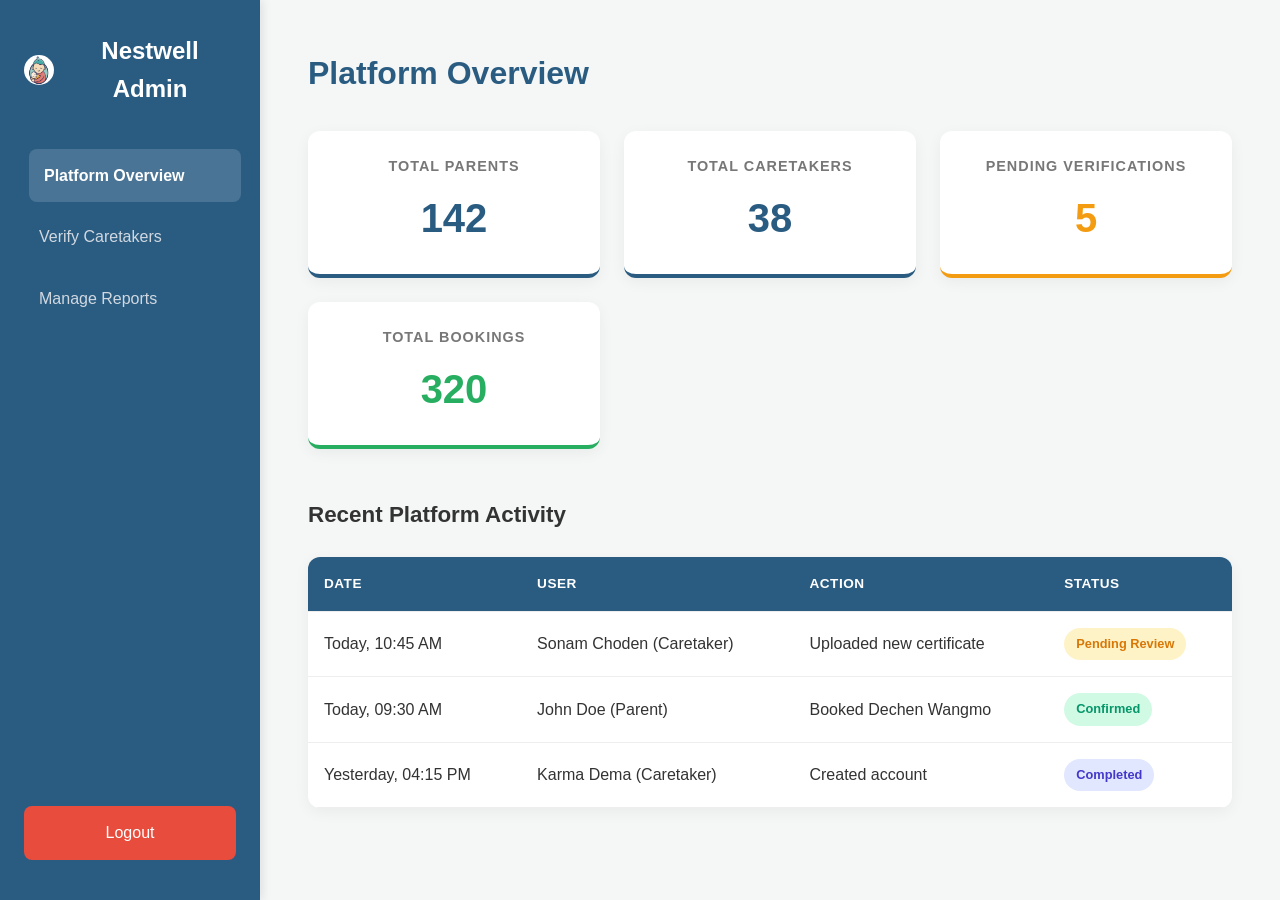
<file: admin/dashboard.html>
<!DOCTYPE html>
<html lang="en">
<head>
    <meta charset="UTF-8">
    <meta name="viewport" content="width=device-width, initial-scale=1.0">
    <title>Admin Dashboard - Nestwell</title>
    <link rel="stylesheet" href="../../css/dashboard.css">
</head>
<body>
    <div class="dashboard-wrapper">
        
        <!-- SIDEBAR -->
        <aside class="sidebar">
            <h2>
                <img src="../../images/logo.jpeg" alt="Logo" style="height:30px; width:30px; border-radius:50%;">
                Nestwell Admin
            </h2>
            <a href="dashboard.html" class="active">Platform Overview</a>
            <a href="verify-users.html">Verify Caretakers</a>
            <a href="mana-reports.html">Manage Reports</a>
            <a href="../../frontened/index.html" class="logout-btn">Logout</a>
        </aside>

        <!-- MAIN CONTENT -->
        <main class="main-content">
            <h1>Platform Overview</h1>
            
            <!-- STATS CARDS -->
            <div class="stats-grid">
                <div class="stat-card">
                    <h3>Total Parents</h3>
                    <div class="number">142</div>
                </div>
                <div class="stat-card">
                    <h3>Total Caretakers</h3>
                    <div class="number">38</div>
                </div>
                <div class="stat-card" style="border-bottom-color: var(--secondary);">
                    <h3>Pending Verifications</h3>
                    <div class="number" style="color: var(--secondary);">5</div>
                </div>
                <div class="stat-card" style="border-bottom-color: var(--success);">
                    <h3>Total Bookings</h3>
                    <div class="number" style="color: var(--success);">320</div>
                </div>
            </div>

            <!-- RECENT ACTIVITY TABLE -->
            <h2>Recent Platform Activity</h2>
            <table class="data-table">
                <thead>
                    <tr>
                        <th>Date</th>
                        <th>User</th>
                        <th>Action</th>
                        <th>Status</th>
                    </tr>
                </thead>
                <tbody>
                    <tr>
                        <td>Today, 10:45 AM</td>
                        <td>Sonam Choden (Caretaker)</td>
                        <td>Uploaded new certificate</td>
                        <td><span class="status-badge status-pending">Pending Review</span></td>
                    </tr>
                    <tr>
                        <td>Today, 09:30 AM</td>
                        <td>John Doe (Parent)</td>
                        <td>Booked Dechen Wangmo</td>
                        <td><span class="status-badge status-accepted">Confirmed</span></td>
                    </tr>
                    <tr>
                        <td>Yesterday, 04:15 PM</td>
                        <td>Karma Dema (Caretaker)</td>
                        <td>Created account</td>
                        <td><span class="status-badge status-completed">Completed</span></td>
                    </tr>
                </tbody>
            </table>
        </main>
    </div>
</body>
</html>
</file>
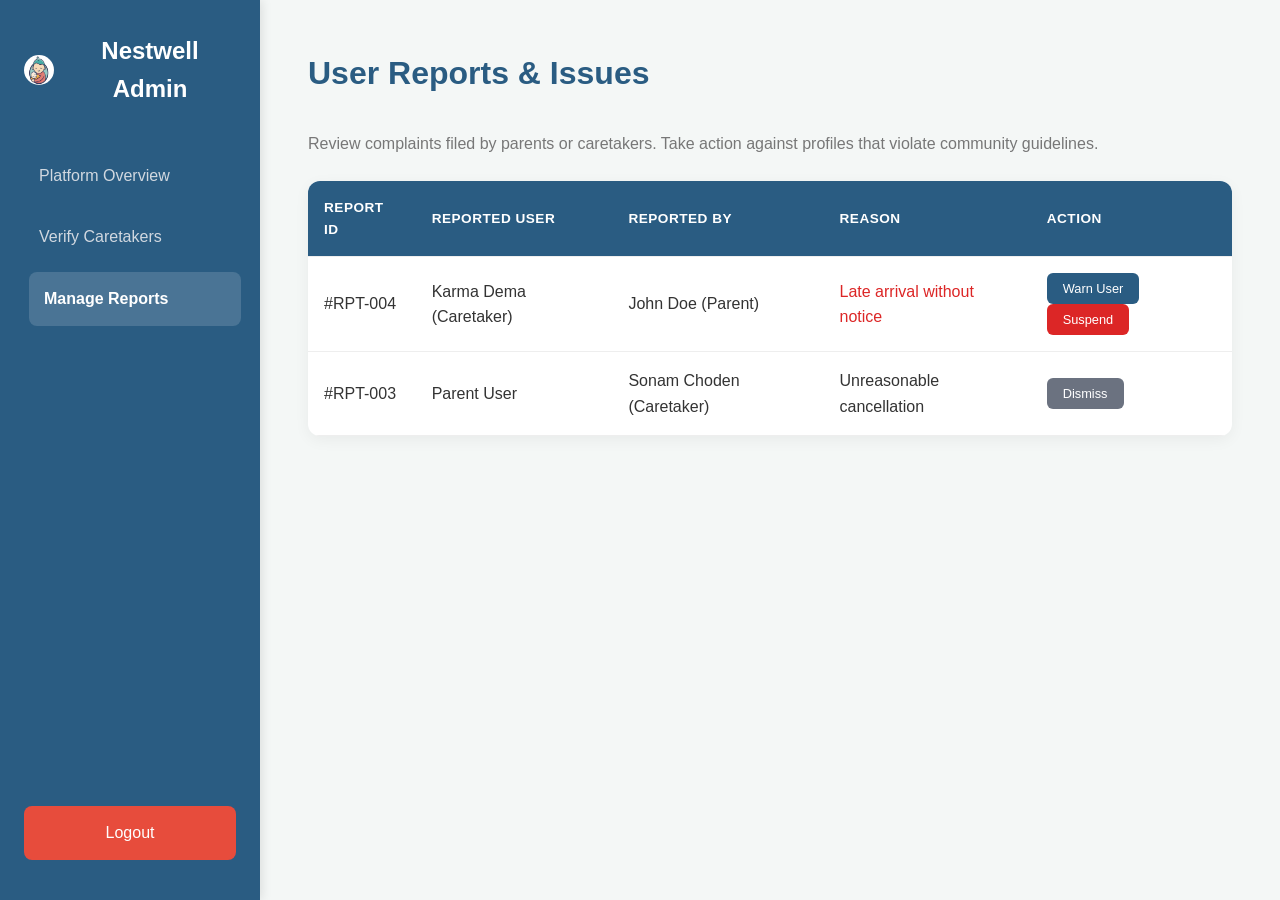
<file: admin/mana-reports.html>
<!DOCTYPE html>
<html lang="en">
<head>
    <meta charset="UTF-8">
    <meta name="viewport" content="width=device-width, initial-scale=1.0">
    <title>Manage Reports - Nestwell Admin</title>
    <link rel="stylesheet" href="../../css/dashboard.css">
</head>
<body>
    <div class="dashboard-wrapper">
        
        <aside class="sidebar">
            <h2>
                <img src="../../images/logo.jpeg" alt="Logo" style="height:30px; width:30px; border-radius:50%;">
                Nestwell Admin
            </h2>
            <a href="dashboard.html">Platform Overview</a>
            <a href="verify-users.html">Verify Caretakers</a>
            <a href="mana-reports.html" class="active">Manage Reports</a>
            <a href="../../frontened/index.html" class="logout-btn">Logout</a>
        </aside>

        <main class="main-content">
            <h1>User Reports & Issues</h1>
            <p style="margin-bottom: 1.5rem; color: var(--text-light);">Review complaints filed by parents or caretakers. Take action against profiles that violate community guidelines.</p>
            
            <table class="data-table">
                <thead>
                    <tr>
                        <th>Report ID</th>
                        <th>Reported User</th>
                        <th>Reported By</th>
                        <th>Reason</th>
                        <th>Action</th>
                    </tr>
                </thead>
                <tbody>
                    <tr>
                        <td>#RPT-004</td>
                        <td>Karma Dema (Caretaker)</td>
                        <td>John Doe (Parent)</td>
                        <td><span style="color: #dc2626; font-weight: 500;">Late arrival without notice</span></td>
                        <td>
                            <button class="book-btn" style="background: var(--primary); font-size: 0.8rem; margin-right: 5px;" onclick="alert('Warning issued to user.')">Warn User</button>
                            <button class="book-btn" style="background: #dc2626; font-size: 0.8rem;" onclick="alert('Account suspended.')">Suspend</button>
                        </td>
                    </tr>
                    <tr>
                        <td>#RPT-003</td>
                        <td>Parent User</td>
                        <td>Sonam Choden (Caretaker)</td>
                        <td><span style="color: var(--text-dark);">Unreasonable cancellation</span></td>
                        <td>
                            <button class="book-btn" style="background: #6b7280; font-size: 0.8rem;" onclick="alert('Report dismissed.')">Dismiss</button>
                        </td>
                    </tr>
                </tbody>
            </table>
        </main>
    </div>
</body>
</html>
</file>
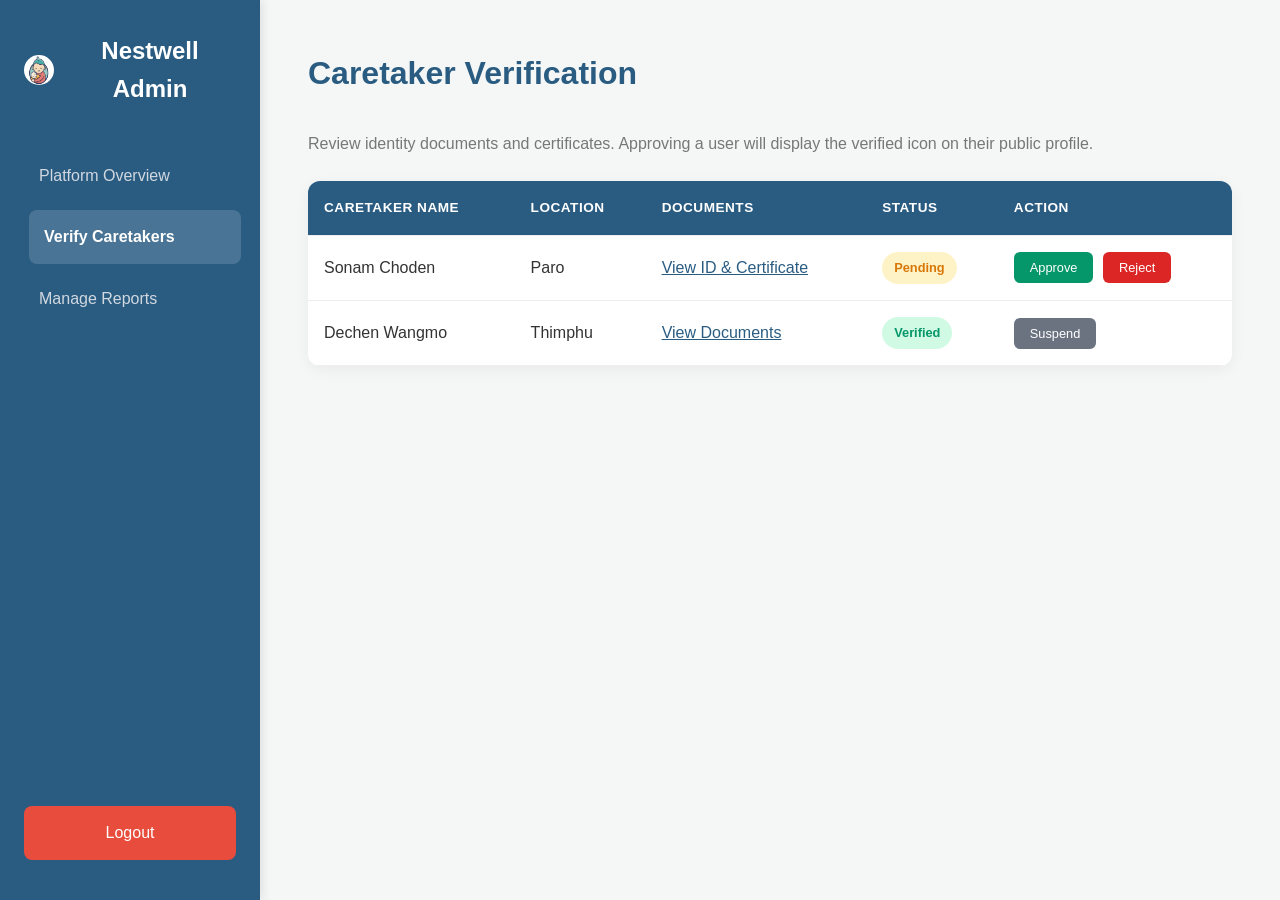
<file: admin/verify-users.html>
<!DOCTYPE html>
<html lang="en">
<head>
    <meta charset="UTF-8">
    <meta name="viewport" content="width=device-width, initial-scale=1.0">
    <title>Verify Caretakers - Nestwell Admin</title>
    <link rel="stylesheet" href="../../css/dashboard.css">
</head>
<body>
    <div class="dashboard-wrapper">
        
        <aside class="sidebar">
            <h2>
                <img src="../../images/logo.jpeg" alt="Logo" style="height:30px; width:30px; border-radius:50%;">
                Nestwell Admin
            </h2>
            <a href="dashboard.html">Platform Overview</a>
            <a href="verify-users.html" class="active">Verify Caretakers</a>
            <a href="mana-reports.html">Manage Reports</a>
            <a href="../../frontened/index.html" class="logout-btn">Logout</a>
        </aside>

        <main class="main-content">
            <h1>Caretaker Verification</h1>
            <p style="margin-bottom: 1.5rem; color: var(--text-light);">Review identity documents and certificates. Approving a user will display the verified icon on their public profile.</p>
            
            <table class="data-table">
                <thead>
                    <tr>
                        <th>Caretaker Name</th>
                        <th>Location</th>
                        <th>Documents</th>
                        <th>Status</th>
                        <th>Action</th>
                    </tr>
                </thead>
                <tbody>
                    <!-- Pending Verification -->
                    <tr>
                        <td>Sonam Choden</td>
                        <td>Paro</td>
                        <td><a href="#" style="color: var(--primary); text-decoration: underline;">View ID & Certificate</a></td>
                        <td><span class="status-badge status-pending">Pending</span></td>
                        <td>
                            <button class="book-btn" style="background: #059669; font-size: 0.8rem; margin-right: 5px;" onclick="alert('Caretaker Approved & Verified!')">Approve</button>
                            <button class="book-btn" style="background: #dc2626; font-size: 0.8rem;" onclick="alert('Verification Rejected.')">Reject</button>
                        </td>
                    </tr>
                    <!-- Already Verified -->
                    <tr>
                        <td>Dechen Wangmo</td>
                        <td>Thimphu</td>
                        <td><a href="#" style="color: var(--primary); text-decoration: underline;">View Documents</a></td>
                        <td><span class="status-badge status-accepted">Verified</span></td>
                        <td>
                            <button class="book-btn" style="background: #6b7280; font-size: 0.8rem;" onclick="alert('Profile Suspended.')">Suspend</button>
                        </td>
                    </tr>
                </tbody>
            </table>
        </main>
    </div>
</body>
</html>
</file>
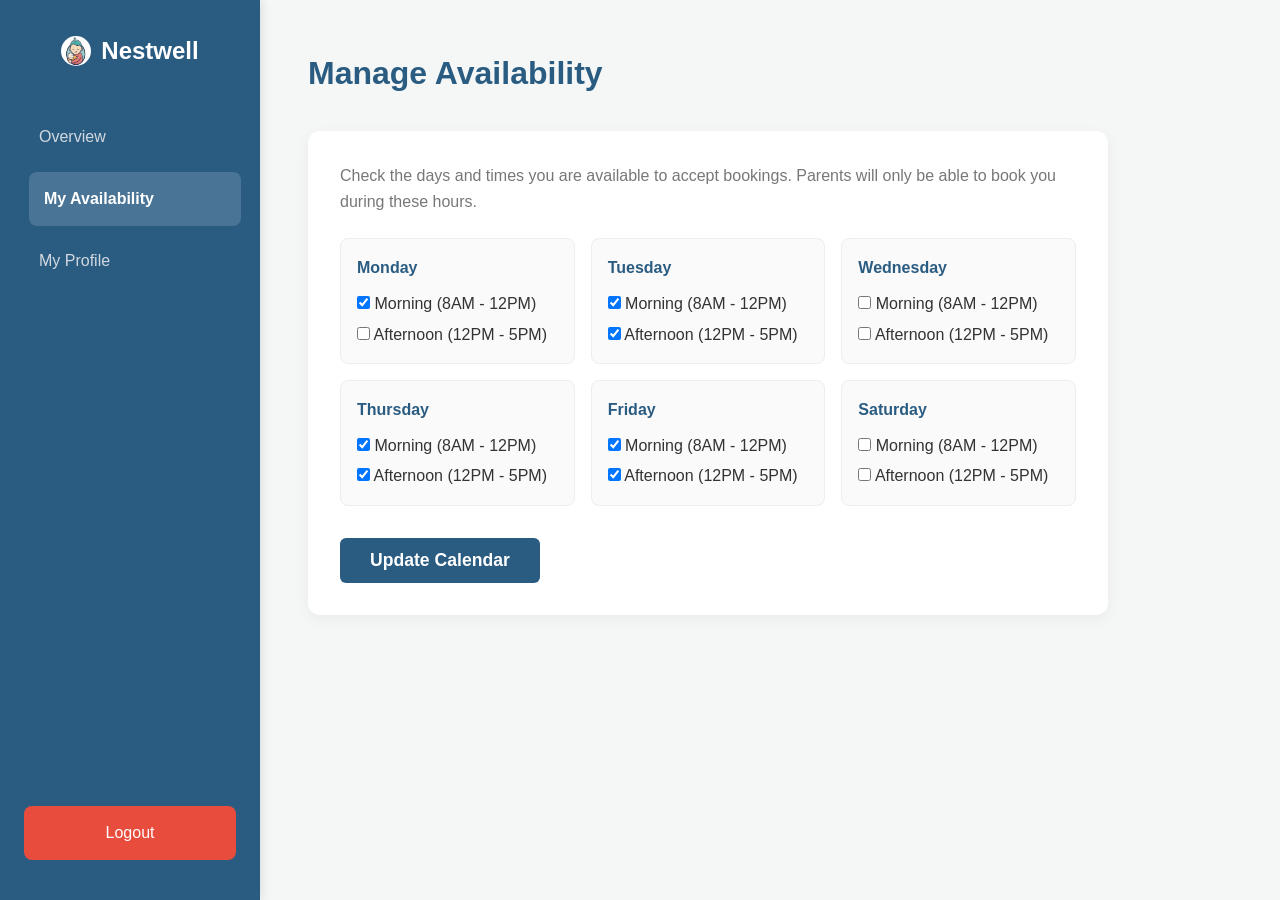
<file: caretaker/availability.html>
<!DOCTYPE html>
<html lang="en">
<head>
    <meta charset="UTF-8">
    <meta name="viewport" content="width=device-width, initial-scale=1.0">
    <title>My Availability - Nestwell</title>
    <link rel="stylesheet" href="../../css/dashboard.css">
</head>
<body>
    <div class="dashboard-wrapper">
        
        <aside class="sidebar">
            <h2>
                <img src="../../images/logo.jpeg" alt="Logo" style="height:30px; width:30px; border-radius:50%;">
                Nestwell
            </h2>
            <a href="dashboard.html">Overview</a>
            <a href="availability.html" class="active">My Availability</a>
            <a href="profile.html">My Profile</a>
            <a href="../../frontened/index.html" class="logout-btn">Logout</a>
        </aside>

        <main class="main-content">
            <h1>Manage Availability</h1>
            
            <div style="background: white; padding: 2rem; border-radius: var(--border-radius); box-shadow: var(--shadow); max-width: 800px;">
                <p style="margin-bottom: 1.5rem; color: var(--text-light);">Check the days and times you are available to accept bookings. Parents will only be able to book you during these hours.</p>
                
                <form onsubmit="event.preventDefault(); alert('Availability updated successfully!');">
                    <div style="display: grid; grid-template-columns: repeat(auto-fit, minmax(200px, 1fr)); gap: 1rem;">
                        
                        <!-- Monday -->
                        <div style="border: 1px solid #eee; padding: 1rem; border-radius: 8px; background: #fafafa;">
                            <label style="font-weight: bold; display: block; margin-bottom: 10px; color: var(--primary);">Monday</label>
                            <label style="display:block; margin-bottom:5px;"><input type="checkbox" checked> Morning (8AM - 12PM)</label>
                            <label style="display:block;"><input type="checkbox"> Afternoon (12PM - 5PM)</label>
                        </div>
                        
                        <!-- Tuesday -->
                        <div style="border: 1px solid #eee; padding: 1rem; border-radius: 8px; background: #fafafa;">
                            <label style="font-weight: bold; display: block; margin-bottom: 10px; color: var(--primary);">Tuesday</label>
                            <label style="display:block; margin-bottom:5px;"><input type="checkbox" checked> Morning (8AM - 12PM)</label>
                            <label style="display:block;"><input type="checkbox" checked> Afternoon (12PM - 5PM)</label>
                        </div>
                        
                        <!-- Wednesday -->
                        <div style="border: 1px solid #eee; padding: 1rem; border-radius: 8px; background: #fafafa;">
                            <label style="font-weight: bold; display: block; margin-bottom: 10px; color: var(--primary);">Wednesday</label>
                            <label style="display:block; margin-bottom:5px;"><input type="checkbox"> Morning (8AM - 12PM)</label>
                            <label style="display:block;"><input type="checkbox"> Afternoon (12PM - 5PM)</label>
                        </div>
                        
                        <!-- Thursday -->
                        <div style="border: 1px solid #eee; padding: 1rem; border-radius: 8px; background: #fafafa;">
                            <label style="font-weight: bold; display: block; margin-bottom: 10px; color: var(--primary);">Thursday</label>
                            <label style="display:block; margin-bottom:5px;"><input type="checkbox" checked> Morning (8AM - 12PM)</label>
                            <label style="display:block;"><input type="checkbox" checked> Afternoon (12PM - 5PM)</label>
                        </div>

                        <!-- Friday -->
                        <div style="border: 1px solid #eee; padding: 1rem; border-radius: 8px; background: #fafafa;">
                            <label style="font-weight: bold; display: block; margin-bottom: 10px; color: var(--primary);">Friday</label>
                            <label style="display:block; margin-bottom:5px;"><input type="checkbox" checked> Morning (8AM - 12PM)</label>
                            <label style="display:block;"><input type="checkbox" checked> Afternoon (12PM - 5PM)</label>
                        </div>

                        <!-- Saturday -->
                        <div style="border: 1px solid #eee; padding: 1rem; border-radius: 8px; background: #fafafa;">
                            <label style="font-weight: bold; display: block; margin-bottom: 10px; color: var(--primary);">Saturday</label>
                            <label style="display:block; margin-bottom:5px;"><input type="checkbox"> Morning (8AM - 12PM)</label>
                            <label style="display:block;"><input type="checkbox"> Afternoon (12PM - 5PM)</label>
                        </div>
                    </div>
                    
                    <button type="submit" class="confirm-btn" style="background: var(--primary); margin-top: 2rem; width: auto; padding: 12px 30px;">Update Calendar</button>
                </form>
            </div>
        </main>
    </div>
</body>
</html>
</file>
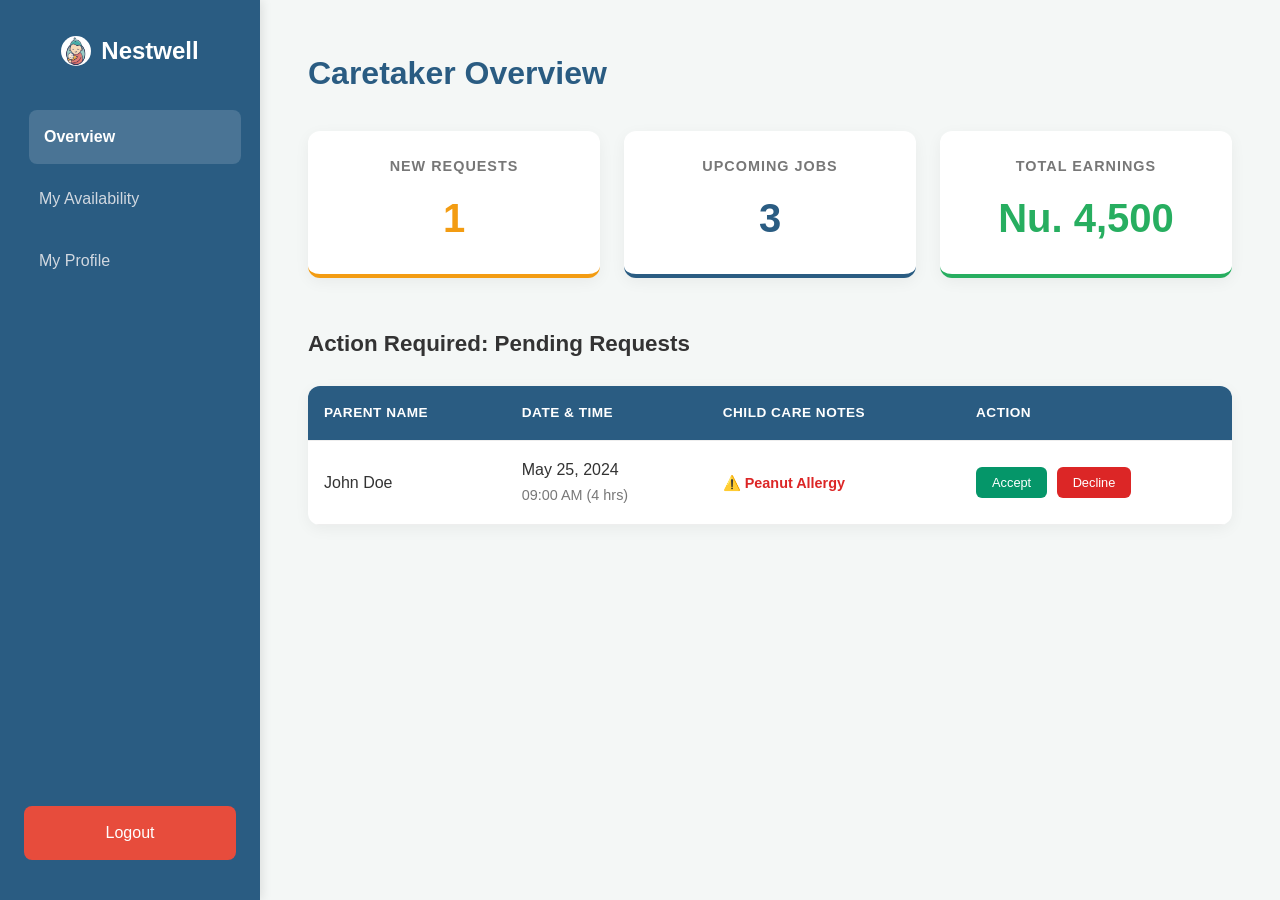
<file: caretaker/dashboard.html>
<!DOCTYPE html>
<html lang="en">
<head>
    <meta charset="UTF-8">
    <meta name="viewport" content="width=device-width, initial-scale=1.0">
    <title>Caretaker Dashboard - Nestwell</title>
    <link rel="stylesheet" href="../../css/dashboard.css">
</head>
<body>
    <div class="dashboard-wrapper">
        
        <!-- SIDEBAR -->
        <aside class="sidebar">
            <h2>
                <img src="../../images/logo.jpeg" alt="Logo" style="height:30px; width:30px; border-radius:50%;">
                Nestwell
            </h2>
            <a href="dashboard.html" class="active">Overview</a>
            <a href="availability.html">My Availability</a>
            <a href="profile.html">My Profile</a>
            <a href="../../frontened/index.html" class="logout-btn">Logout</a>
        </aside>

        <!-- MAIN CONTENT -->
        <main class="main-content">
            <h1>Caretaker Overview</h1>
            
            <!-- STATS CARDS -->
            <div class="stats-grid">
                <div class="stat-card" style="border-bottom-color: var(--secondary);">
                    <h3>New Requests</h3>
                    <div class="number" style="color: var(--secondary);">1</div>
                </div>
                <div class="stat-card">
                    <h3>Upcoming Jobs</h3>
                    <div class="number">3</div>
                </div>
                <div class="stat-card" style="border-bottom-color: var(--success);">
                    <h3>Total Earnings</h3>
                    <div class="number" style="color: var(--success);">Nu. 4,500</div>
                </div>
            </div>

            <!-- PENDING REQUESTS TABLE -->
            <h2>Action Required: Pending Requests</h2>
            <table class="data-table">
                <thead>
                    <tr>
                        <th>Parent Name</th>
                        <th>Date & Time</th>
                        <th>Child Care Notes</th>
                        <th>Action</th>
                    </tr>
                </thead>
                <tbody>
                    <tr>
                        <td>John Doe</td>
                        <td>May 25, 2024<br><span style="color:var(--text-light); font-size:0.9rem;">09:00 AM (4 hrs)</span></td>
                        <td><span style="color: #dc2626; font-size: 0.9rem; font-weight: bold;">⚠️ Peanut Allergy</span></td>
                        <td>
                            <button class="book-btn" style="background: #059669; font-size: 0.8rem; margin-right: 5px;" onclick="alert('Booking Accepted!')">Accept</button>
                            <button class="book-btn" style="background: #dc2626; font-size: 0.8rem;" onclick="alert('Booking Declined.')">Decline</button>
                        </td>
                    </tr>
                </tbody>
            </table>
        </main>
    </div>
</body>
</html>
</file>
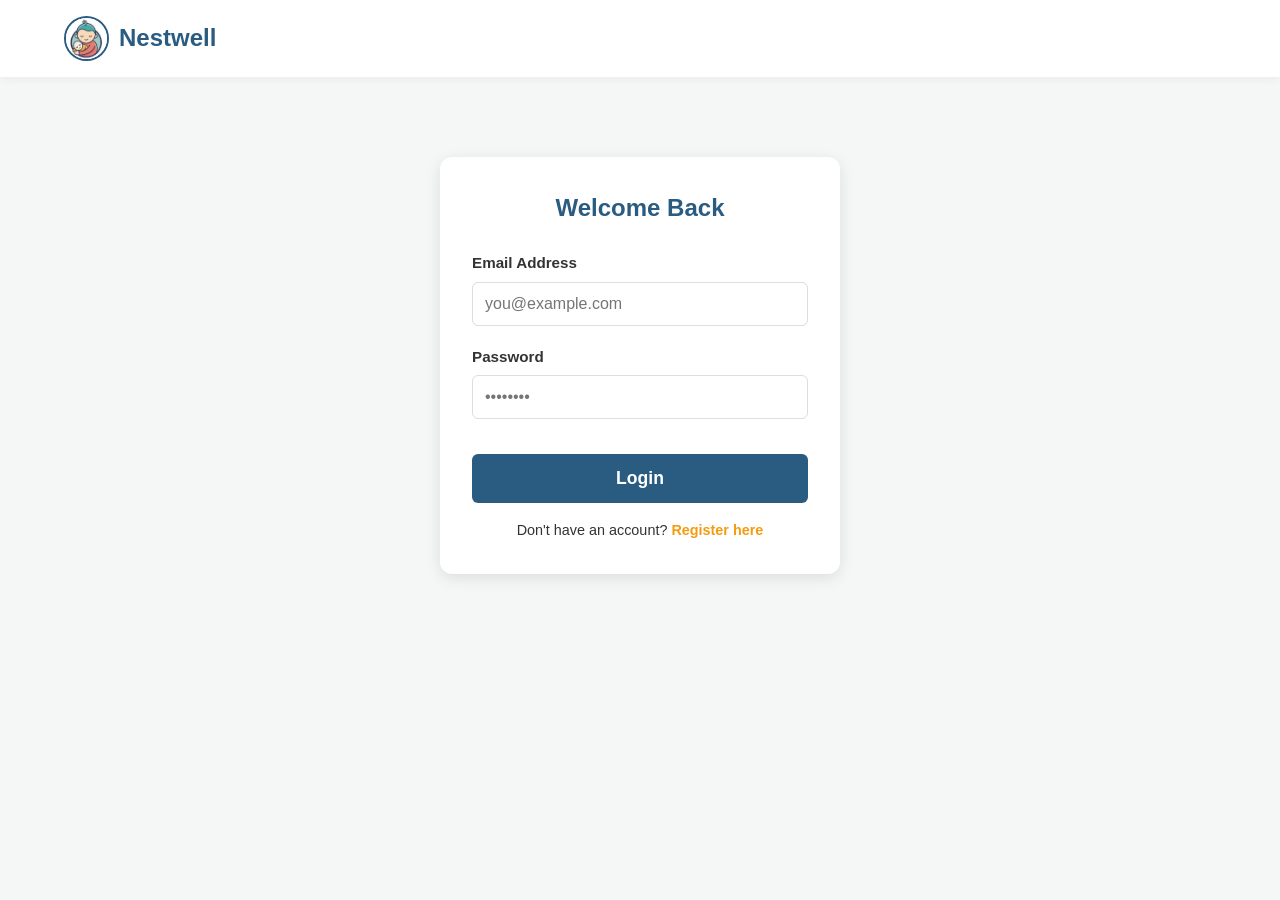
<file: frontened/login.html>
<!DOCTYPE html>
<html lang="en">
<head>
    <meta charset="UTF-8">
    <meta name="viewport" content="width=device-width, initial-scale=1.0">
    <title>Login - Nestwell</title>
    <link rel="stylesheet" href="../css/style.css">
    <style>
        .auth-container { max-width: 400px; margin: 5rem auto; background: white; padding: 2rem; border-radius: 12px; box-shadow: 0 4px 15px rgba(0,0,0,0.1); }
        .auth-container h2 { text-align: center; margin-bottom: 1.5rem; color: var(--primary); }
    </style>
</head>
<body>
    <nav>
        <div class="logo">
            <a href="index.html" style="display:flex; align-items:center; gap:10px; text-decoration:none; color:var(--primary);">
                <img src="../images/logo.jpeg" alt="Nestwell Logo" class="nav-logo">
                Nestwell
            </a>
        </div>
    </nav>

    <div class="auth-container">
        <h2>Welcome Back</h2>
        <form id="loginForm">
            <div class="form-group">
                <label>Email Address</label>
                <input type="email" id="loginEmail" required placeholder="you@example.com">
            </div>
            <div class="form-group">
                <label>Password</label>
                <input type="password" id="loginPassword" required placeholder="••••••••">
            </div>
            <button type="submit" class="confirm-btn" style="background:var(--primary); margin-top: 1rem;">Login</button>
        </form>
        <p style="text-align: center; margin-top: 1rem; font-size: 0.9rem;">
            Don't have an account? <a href="register.html" style="color: var(--secondary);">Register here</a>
        </p>
    </div>

    <script src="../js/auth.js"></script>
</body>
</html>
</file>
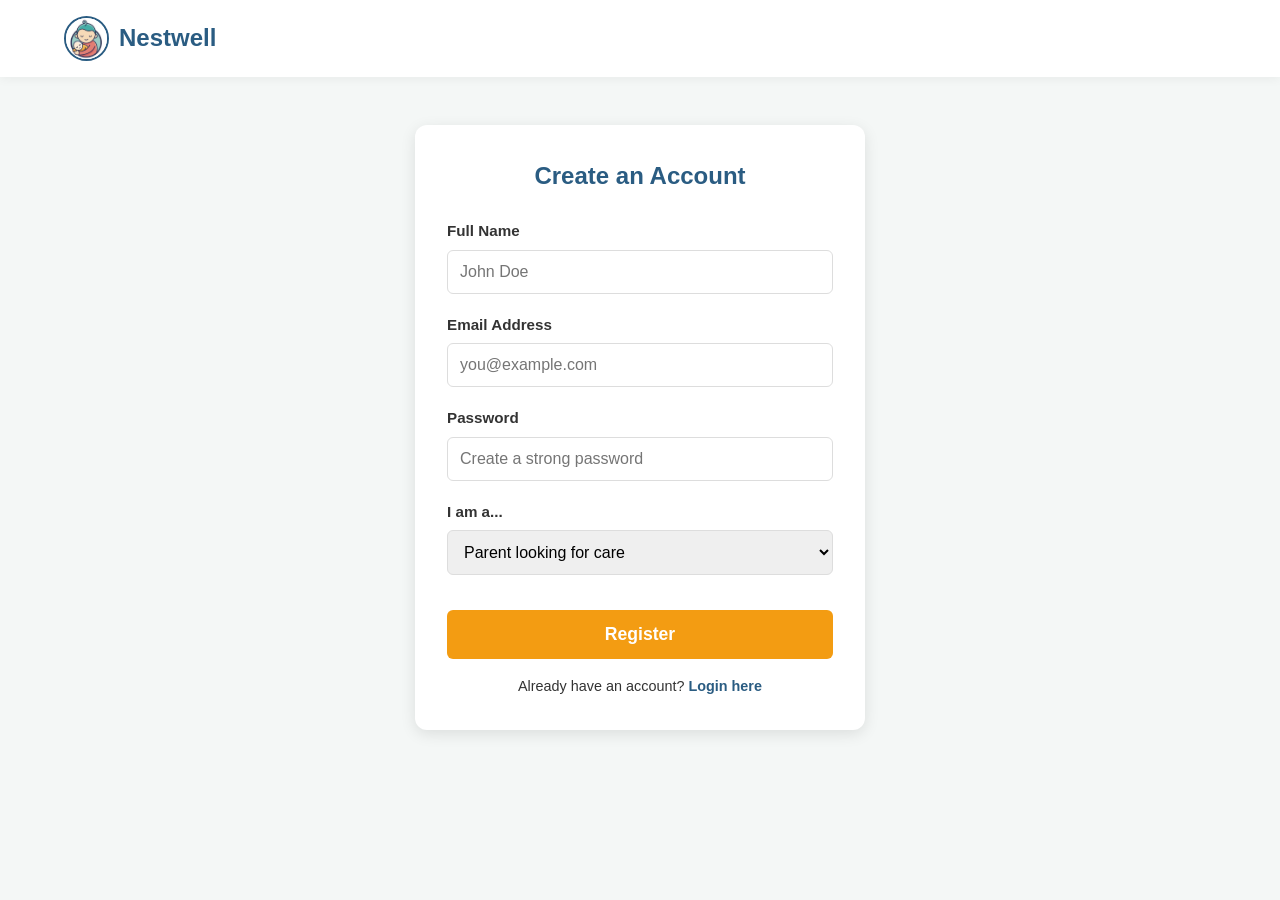
<file: frontened/register.html>
<!DOCTYPE html>
<html lang="en">
<head>
    <meta charset="UTF-8">
    <meta name="viewport" content="width=device-width, initial-scale=1.0">
    <title>Register - Nestwell</title>
    <link rel="stylesheet" href="../css/style.css">
    <style>
        .auth-container { max-width: 450px; margin: 3rem auto; background: white; padding: 2rem; border-radius: 12px; box-shadow: 0 4px 15px rgba(0,0,0,0.1); }
        .auth-container h2 { text-align: center; margin-bottom: 1.5rem; color: var(--primary); }
    </style>
</head>
<body>
    <nav>
        <div class="logo">
            <a href="index.html" style="display:flex; align-items:center; gap:10px; text-decoration:none; color:var(--primary);">
                <img src="../images/logo.jpeg" alt="Nestwell Logo" class="nav-logo">
                Nestwell
            </a>
        </div>
    </nav>

    <div class="auth-container">
        <h2>Create an Account</h2>
        <form id="registerForm">
            <div class="form-group">
                <label>Full Name</label>
                <input type="text" id="regName" required placeholder="John Doe">
            </div>
            <div class="form-group">
                <label>Email Address</label>
                <input type="email" id="regEmail" required placeholder="you@example.com">
            </div>
            <div class="form-group">
                <label>Password</label>
                <input type="password" id="regPassword" required placeholder="Create a strong password">
            </div>
            <div class="form-group">
                <label>I am a...</label>
                <select id="regRole" required>
                    <option value="parent">Parent looking for care</option>
                    <option value="caretaker">Caretaker offering services</option>
                </select>
            </div>
            <button type="submit" class="confirm-btn" style="background:var(--secondary); margin-top: 1rem;">Register</button>
        </form>
        <p style="text-align: center; margin-top: 1rem; font-size: 0.9rem;">
            Already have an account? <a href="login.html" style="color: var(--primary);">Login here</a>
        </p>
    </div>

    <script src="../js/auth.js"></script>
</body>
</html>
</file>
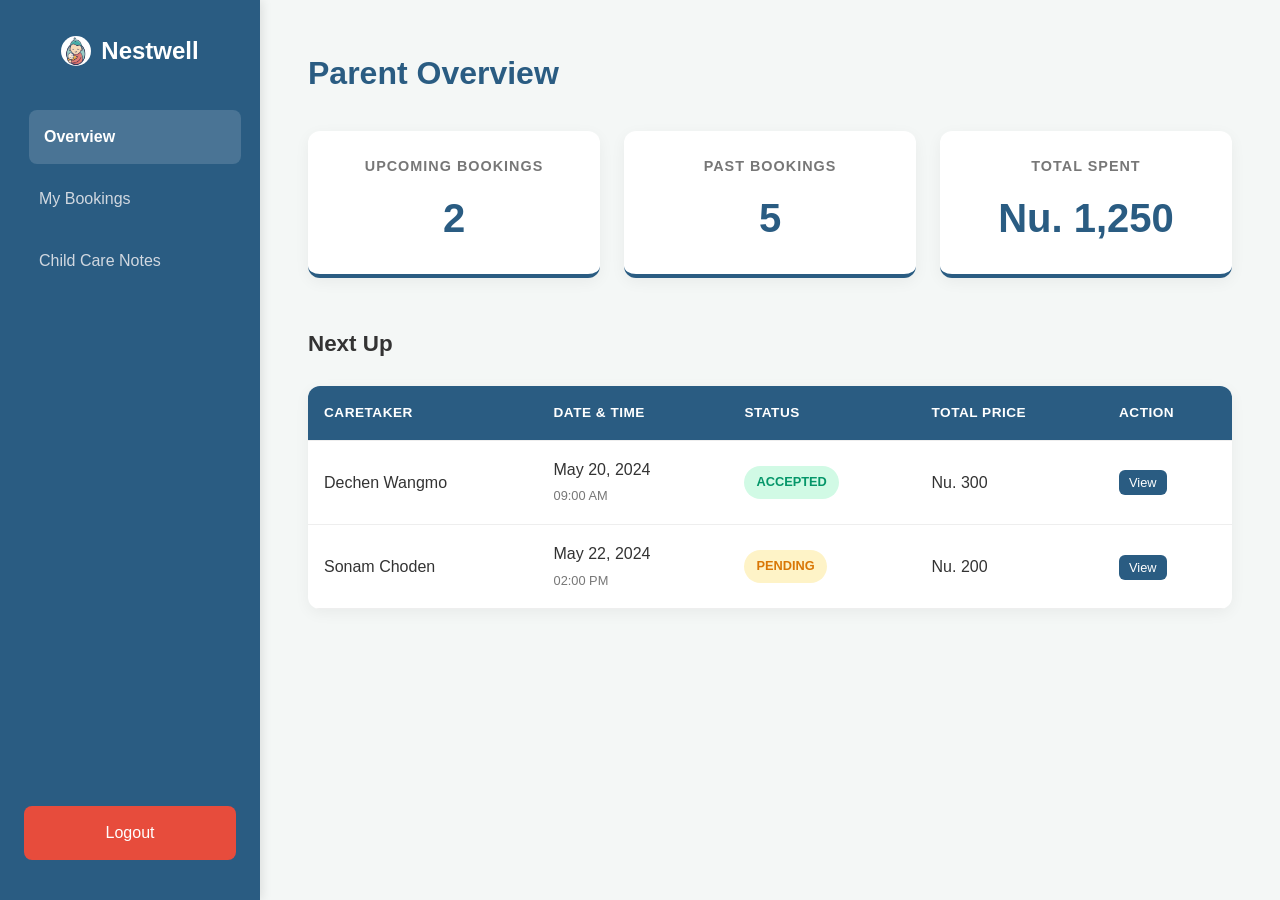
<file: dashboards/parent/dashboard.html>
<!DOCTYPE html>
<html lang="en">
<head>
    <meta charset="UTF-8">
    <meta name="viewport" content="width=device-width, initial-scale=1.0">
    <title>Parent Dashboard - Nestwell</title>
    <!-- Go up 2 levels to find css -->
    <link rel="stylesheet" href="../../css/dashboard.css">
</head>
<body>
    <div class="dashboard-wrapper">
        
        <!-- SIDEBAR -->
        <aside class="sidebar">
            <h2>
                <img src="../../images/logo.jpeg" alt="Logo" style="height:30px; width:30px; border-radius:50%;">
                Nestwell
            </h2>
            <a href="dashboard.html" class="active">Overview</a>
            <a href="my-bookings.html">My Bookings</a>
            <a href="profile.html">Child Care Notes</a>
            <!-- Link back to frontend login/index -->
            <a href="../../frontened/index.html" class="logout-btn">Logout</a>
        </aside>

        <!-- MAIN CONTENT -->
        <main class="main-content">
            <h1>Parent Overview</h1>
            
            <!-- STATS CARDS -->
            <div class="stats-grid">
                <div class="stat-card">
                    <h3>Upcoming Bookings</h3>
                    <div class="number">2</div>
                </div>
                <div class="stat-card">
                    <h3>Past Bookings</h3>
                    <div class="number">5</div>
                </div>
                <div class="stat-card">
                    <h3>Total Spent</h3>
                    <div class="number">Nu. 1,250</div>
                </div>
            </div>

            <!-- RECENT BOOKINGS TABLE -->
            <h2>Next Up</h2>
            <table class="data-table">
                <thead>
                    <tr>
                        <th>Caretaker</th>
                        <th>Date & Time</th>
                        <th>Status</th>
                        <th>Total Price</th>
                        <th>Action</th>
                    </tr>
                </thead>
                <tbody id="bookingsTableBody">
                    <!-- Data populated by dashboard.js -->
                </tbody>
            </table>
        </main>
    </div>

    <!-- Go up 2 levels to find js -->
    <script src="../../js/dashboard.js"></script>
</body>
</html>
</file>
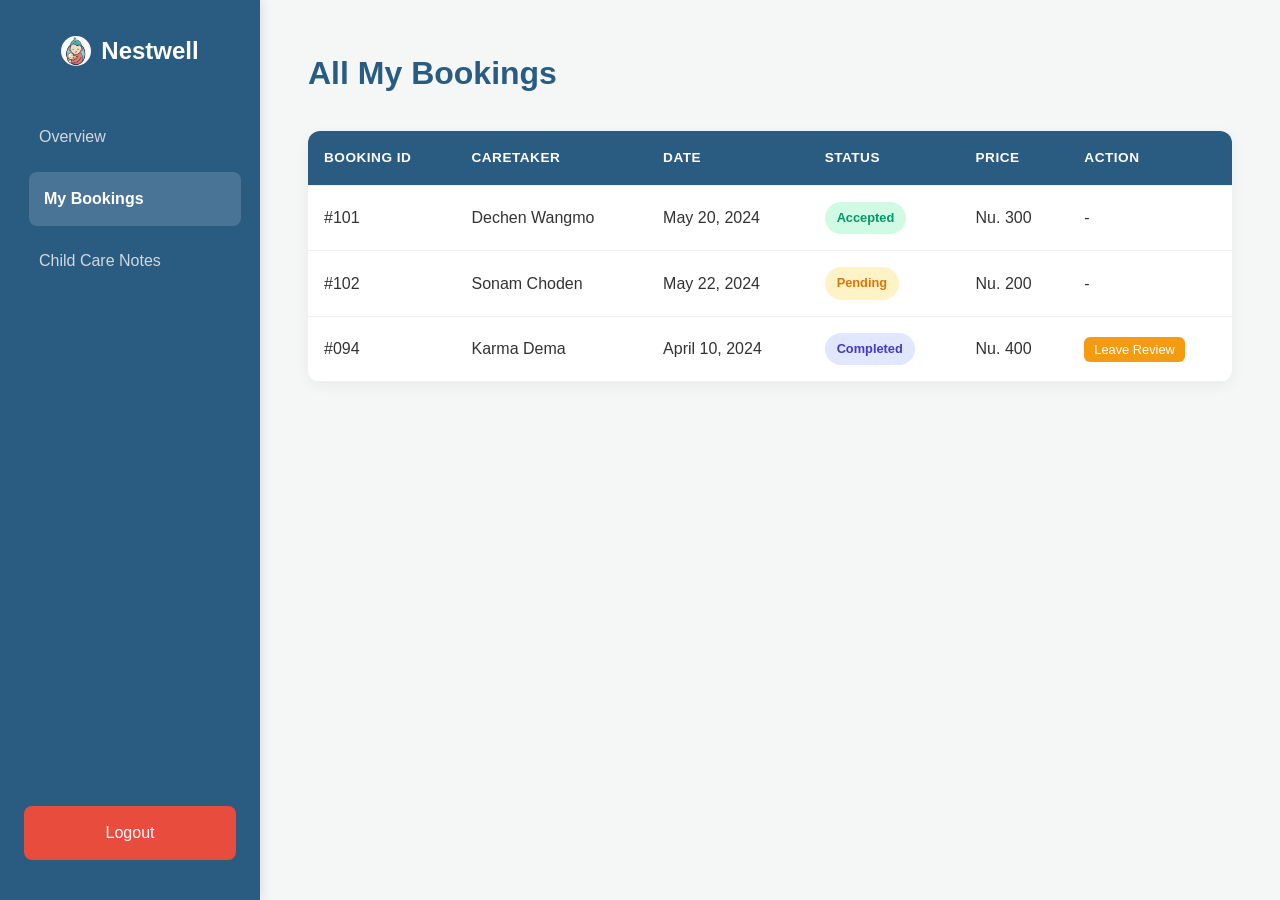
<file: dashboards/parent/my-bookings.htm>
<!DOCTYPE html>
<html lang="en">
<head>
    <meta charset="UTF-8">
    <meta name="viewport" content="width=device-width, initial-scale=1.0">
    <title>My Bookings - Nestwell</title>
    <link rel="stylesheet" href="../../css/dashboard.css">
</head>
<body>
    <div class="dashboard-wrapper">
        
        <aside class="sidebar">
            <h2>
                <img src="../../images/logo.jpeg" alt="Logo" style="height:30px; width:30px; border-radius:50%;">
                Nestwell
            </h2>
            <a href="dashboard.html">Overview</a>
            <a href="my-bookings.html" class="active">My Bookings</a>
            <a href="profile.html">Child Care Notes</a>
            <a href="../../frontened/index.html" class="logout-btn">Logout</a>
        </aside>

        <main class="main-content">
            <h1>All My Bookings</h1>
            
            <table class="data-table">
                <thead>
                    <tr>
                        <th>Booking ID</th>
                        <th>Caretaker</th>
                        <th>Date</th>
                        <th>Status</th>
                        <th>Price</th>
                        <th>Action</th>
                    </tr>
                </thead>
                <tbody>
                    <!-- Upcoming Booking -->
                    <tr>
                        <td>#101</td>
                        <td>Dechen Wangmo</td>
                        <td>May 20, 2024</td>
                        <td><span class="status-badge status-accepted">Accepted</span></td>
                        <td>Nu. 300</td>
                        <td>-</td>
                    </tr>
                    <!-- Pending Booking -->
                    <tr>
                        <td>#102</td>
                        <td>Sonam Choden</td>
                        <td>May 22, 2024</td>
                        <td><span class="status-badge status-pending">Pending</span></td>
                        <td>Nu. 200</td>
                        <td>-</td>
                    </tr>
                    <!-- Past Booking -->
                    <tr>
                        <td>#094</td>
                        <td>Karma Dema</td>
                        <td>April 10, 2024</td>
                        <td><span class="status-badge status-completed">Completed</span></td>
                        <td>Nu. 400</td>
                        <td>
                            <button class="book-btn" style="background:var(--secondary); font-size:0.8rem; padding: 5px 10px;" onclick="alert('Review modal would open here!')">Leave Review</button>
                        </td>
                    </tr>
                </tbody>
            </table>
        </main>
    </div>
</body>
</html>
</file>
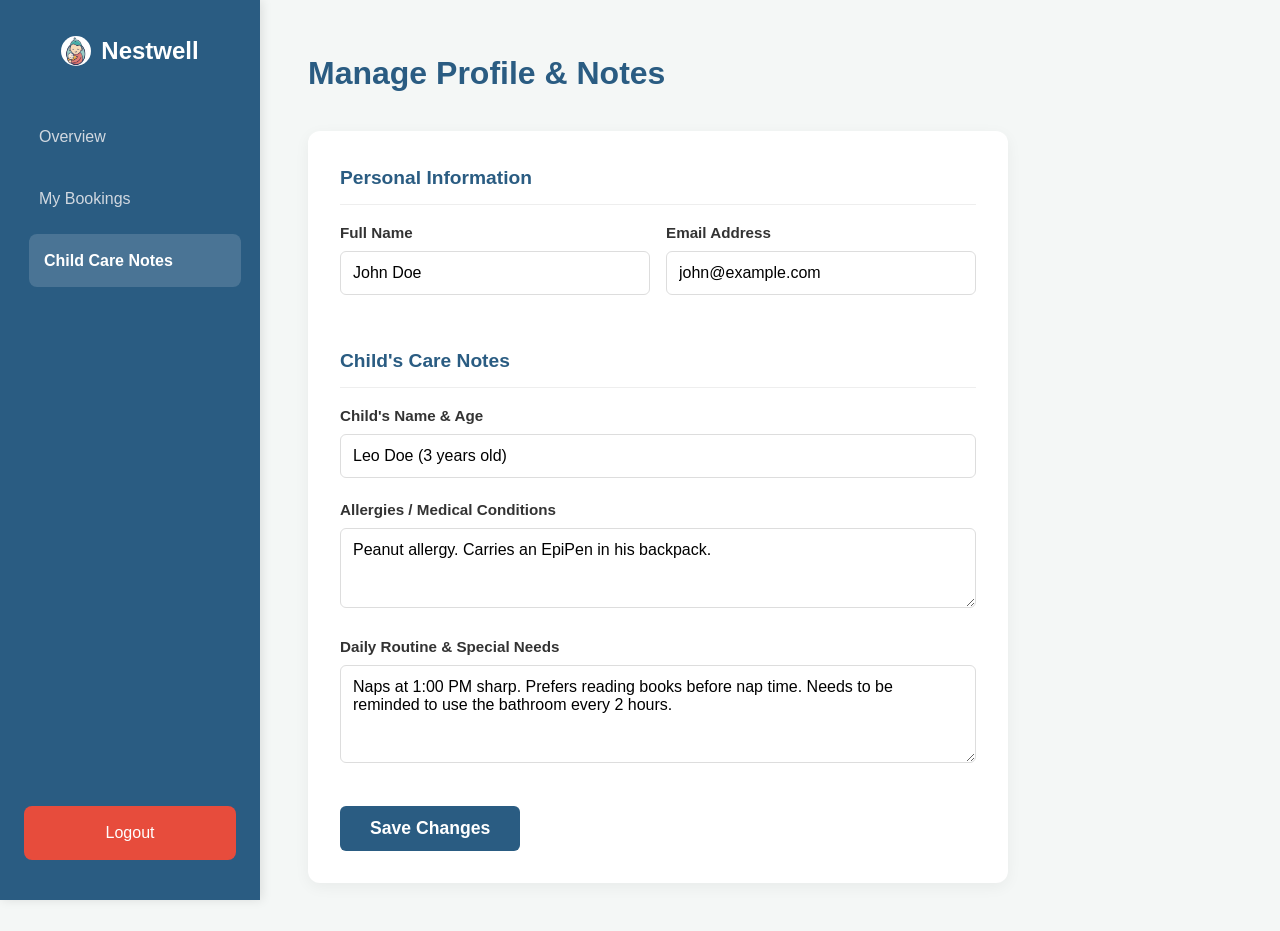
<file: dashboards/parent/profile.html>
<!DOCTYPE html>
<html lang="en">
<head>
    <meta charset="UTF-8">
    <meta name="viewport" content="width=device-width, initial-scale=1.0">
    <title>Profile & Care Notes - Nestwell</title>
    <link rel="stylesheet" href="../../css/dashboard.css">
</head>
<body>
    <div class="dashboard-wrapper">
        
        <aside class="sidebar">
            <h2>
                <img src="../../images/logo.jpeg" alt="Logo" style="height:30px; width:30px; border-radius:50%;">
                Nestwell
            </h2>
            <a href="dashboard.html">Overview</a>
            <a href="my-bookings.html">My Bookings</a>
            <a href="profile.html" class="active">Child Care Notes</a>
            <a href="../../frontened/index.html" class="logout-btn">Logout</a>
        </aside>

        <main class="main-content">
            <h1>Manage Profile & Notes</h1>
            
            <div style="background: white; padding: 2rem; border-radius: var(--border-radius); box-shadow: var(--shadow); max-width: 700px;">
                <form onsubmit="event.preventDefault(); alert('Profile and Care Notes saved successfully!');">
                    
                    <h2 style="color: var(--primary); margin-bottom: 1rem; font-size: 1.2rem; border-bottom: 1px solid #eee; padding-bottom: 10px;">Personal Information</h2>
                    
                    <div style="display: grid; grid-template-columns: 1fr 1fr; gap: 1rem;">
                        <div class="form-group">
                            <label>Full Name</label>
                            <input type="text" value="John Doe" required>
                        </div>
                        <div class="form-group">
                            <label>Email Address</label>
                            <input type="email" value="john@example.com" required>
                        </div>
                    </div>

                    <h2 style="color: var(--primary); margin: 2rem 0 1rem 0; font-size: 1.2rem; border-bottom: 1px solid #eee; padding-bottom: 10px;">Child's Care Notes</h2>
                    
                    <div class="form-group">
                        <label>Child's Name & Age</label>
                        <input type="text" value="Leo Doe (3 years old)" required>
                    </div>
                    
                    <div class="form-group">
                        <label>Allergies / Medical Conditions</label>
                        <textarea rows="3" placeholder="E.g., Peanuts, Penicillin, Asthma...">Peanut allergy. Carries an EpiPen in his backpack.</textarea>
                    </div>
                    
                    <div class="form-group">
                        <label>Daily Routine & Special Needs</label>
                        <textarea rows="4" placeholder="E.g., Nap time, dietary restrictions...">Naps at 1:00 PM sharp. Prefers reading books before nap time. Needs to be reminded to use the bathroom every 2 hours.</textarea>
                    </div>

                    <button type="submit" class="confirm-btn" style="background: var(--primary); margin-top: 1rem; width: auto; padding: 12px 30px;">Save Changes</button>
                </form>
            </div>
        </main>
    </div>
</body>
</html>
</file>
<file: css/dashboard.css>
/* =========================================
   NESTWELL DASHBOARD STYLES (dashboard.css)
   ========================================= */

/* Import the main styles so we don't repeat colors and forms */
@import url('style.css');

/* =========================================
   DASHBOARD LAYOUT
   ========================================= */
.dashboard-wrapper {
    display: flex;
    min-height: 100vh;
    background: var(--bg-color);
}

/* =========================================
   SIDEBAR NAVIGATION
   ========================================= */
.sidebar {
    width: 260px;
    background: var(--primary);
    color: var(--white);
    padding: 2rem 1.5rem;
    display: flex;
    flex-direction: column;
    box-shadow: 2px 0 10px rgba(0,0,0,0.1);
    position: sticky;
    top: 0;
    height: 100vh;
}

.sidebar h2 {
    font-size: 1.5rem;
    margin-bottom: 2.5rem;
    text-align: center;
    color: var(--white);
    display: flex;
    align-items: center;
    justify-content: center;
    gap: 10px;
}

.sidebar a {
    color: #d1d8e0;
    text-decoration: none;
    padding: 14px 15px;
    border-radius: 8px;
    margin-bottom: 8px;
    display: block;
    transition: all 0.3s ease;
    font-weight: 500;
}

.sidebar a:hover, 
.sidebar a.active {
    background: rgba(255,255,255,0.15);
    color: var(--white);
    font-weight: bold;
    transform: translateX(5px);
}

.logout-btn {
    margin-top: auto;
    background: var(--danger);
    color: white !important;
    text-align: center;
    padding: 12px;
    border-radius: 8px;
    text-decoration: none;
    display: block;
    font-weight: bold;
    transition: background 0.3s;
}

.logout-btn:hover {
    background: #c0392b;
}

/* =========================================
   MAIN CONTENT AREA
   ========================================= */
.main-content {
    flex: 1;
    padding: 3rem;
    overflow-y: auto;
}

.main-content h1 {
    color: var(--primary);
    margin-bottom: 2rem;
    font-size: 2rem;
}

.main-content h2 {
    color: var(--text-dark);
    margin-bottom: 1.5rem;
    font-size: 1.4rem;
}

/* =========================================
   STATS CARDS (Overview page)
   ========================================= */
.stats-grid {
    display: grid;
    grid-template-columns: repeat(auto-fit, minmax(220px, 1fr));
    gap: 1.5rem;
    margin-bottom: 3rem;
}

.stat-card {
    background: var(--white);
    padding: 1.5rem;
    border-radius: var(--border-radius);
    box-shadow: var(--shadow);
    text-align: center;
    border-bottom: 4px solid var(--primary);
}

.stat-card h3 {
    color: var(--text-light);
    font-size: 0.9rem;
    text-transform: uppercase;
    letter-spacing: 1px;
    margin-bottom: 0.5rem;
}

.stat-card .number {
    font-size: 2.5rem;
    font-weight: bold;
    color: var(--primary);
}

/* =========================================
   DATA TABLES
   ========================================= */
.data-table {
    width: 100%;
    background: var(--white);
    border-collapse: collapse;
    border-radius: var(--border-radius);
    overflow: hidden;
    box-shadow: var(--shadow);
}

.data-table th, 
.data-table td {
    padding: 16px;
    text-align: left;
    border-bottom: 1px solid #eee;
    vertical-align: middle;
}

.data-table th {
    background: var(--primary);
    color: white;
    font-weight: 600;
    text-transform: uppercase;
    font-size: 0.85rem;
    letter-spacing: 0.5px;
}

.data-table tbody tr:hover {
    background-color: #f9fbfc;
}

/* =========================================
   STATUS BADGES (Pending, Accepted, Completed)
   ========================================= */
.status-badge {
    padding: 6px 12px;
    border-radius: 20px;
    font-size: 0.8rem;
    font-weight: bold;
    display: inline-block;
    text-align: center;
}

.status-pending { 
    background: #fef3c7; 
    color: #d97706; 
}

.status-accepted { 
    background: #d1fae5; 
    color: #059669; 
}

.status-declined { 
    background: #fee2e2; 
    color: #dc2626; 
}

.status-completed { 
    background: #e0e7ff; 
    color: #4338ca; 
}

/* =========================================
   RESPONSIVE DASHBOARD
   ========================================= */
@media (max-width: 900px) {
    .dashboard-wrapper {
        flex-direction: column;
    }
    
    .sidebar {
        width: 100%;
        height: auto;
        position: relative;
        padding: 1rem;
    }
    
    .sidebar h2 {
        margin-bottom: 1rem;
    }
    
    .sidebar a {
        display: inline-block;
        padding: 10px 15px;
        margin-right: 10px;
    }

    .logout-btn {
        display: inline-block;
        margin-top: 10px;
        padding: 10px 15px;
    }
    
    .main-content {
        padding: 1.5rem;
    }
    
    .data-table {
        display: block;
        overflow-x: auto;
    }
}
</file>
<file: css/style.css>
/* =========================================
   NESTWELL MAIN STYLESHEET (style.css)
   ========================================= */

:root {
    --primary: #2A5C82;       /* Trustworthy Blue */
    --secondary: #F39C12;     /* Warm Orange */
    --bg-color: #F4F7F6;      /* Light Gray Background */
    --text-dark: #333333;
    --text-light: #777777;
    --white: #FFFFFF;
    --success: #27AE60;
    --danger: #e74c3c;
    --shadow: 0 4px 15px rgba(0,0,0,0.05);
    --border-radius: 12px;
}

* {
    box-sizing: border-box;
    margin: 0;
    padding: 0;
    font-family: 'Segoe UI', Tahoma, Geneva, Verdana, sans-serif;
}

body {
    background-color: var(--bg-color);
    color: var(--text-dark);
    line-height: 1.6;
}

/* =========================================
   NAVBAR & LOGO
   ========================================= */
nav {
    background: var(--white);
    padding: 1rem 5%;
    display: flex;
    justify-content: space-between;
    align-items: center;
    box-shadow: 0 2px 10px rgba(0,0,0,0.05);
    position: sticky;
    top: 0;
    z-index: 100;
}

.logo {
    font-size: 1.5rem;
    font-weight: bold;
    color: var(--primary);
    display: flex;
    align-items: center;
    gap: 12px;
    text-decoration: none;
}

/* Styles your logo.jpeg */
.nav-logo {
    height: 45px;
    width: 45px;
    border-radius: 50%;
    object-fit: cover;
    border: 2px solid var(--primary);
}

.nav-links {
    display: flex;
    align-items: center;
}

.nav-links a {
    text-decoration: none;
    color: var(--text-dark);
    margin-left: 20px;
    font-weight: 500;
    transition: color 0.3s;
}

.nav-links a:hover {
    color: var(--primary);
}

.nav-links .btn-login {
    background: var(--primary);
    color: var(--white);
    padding: 8px 20px;
    border-radius: 6px;
}

.nav-links .btn-login:hover {
    background: #1e425e;
    color: var(--white);
}

/* =========================================
   HERO & SEARCH BOX
   ========================================= */
.hero {
    background: linear-gradient(rgba(42, 92, 130, 0.8), rgba(42, 92, 130, 0.9)), url('https://images.unsplash.com/photo-1544717305-2782549b5136?auto=format&fit=crop&w=1000&q=80') center/cover;
    color: var(--white);
    padding: 4rem 5%;
    text-align: center;
}

.hero h1 {
    font-size: 2.5rem;
    margin-bottom: 1rem;
}

.hero p {
    margin-bottom: 2rem;
    font-size: 1.1rem;
}

.search-box {
    background: var(--white);
    padding: 1.5rem;
    border-radius: var(--border-radius);
    display: flex;
    gap: 15px;
    flex-wrap: wrap;
    justify-content: center;
    max-width: 900px;
    margin: 0 auto;
    box-shadow: var(--shadow);
}

.search-group {
    flex: 1;
    min-width: 200px;
    text-align: left;
}

.search-group label {
    display: block;
    font-size: 0.9rem;
    color: var(--text-light);
    margin-bottom: 5px;
    font-weight: bold;
}

.search-group input, 
.search-group select {
    width: 100%;
    padding: 12px;
    border: 1px solid #ddd;
    border-radius: 6px;
    outline: none;
    color: var(--text-dark);
}

.search-group input:focus, 
.search-group select:focus {
    border-color: var(--primary);
}

.search-btn {
    background: var(--secondary);
    color: var(--white);
    border: none;
    padding: 12px 30px;
    border-radius: 6px;
    font-weight: bold;
    font-size: 1rem;
    cursor: pointer;
    align-self: flex-end;
    transition: 0.3s;
}

.search-btn:hover {
    background: #e67e22;
}

/* =========================================
   CARETAKER GRID & CARDS
   ========================================= */
.container {
    padding: 3rem 5%;
    max-width: 1200px;
    margin: 0 auto;
}

.container h2 {
    margin-bottom: 2rem;
    color: var(--primary);
}

.caretaker-grid {
    display: grid;
    grid-template-columns: repeat(auto-fill, minmax(300px, 1fr));
    gap: 2rem;
}

.card {
    background: var(--white);
    border-radius: var(--border-radius);
    overflow: hidden;
    box-shadow: var(--shadow);
    transition: transform 0.3s ease;
    display: flex;
    flex-direction: column;
}

.card:hover {
    transform: translateY(-5px);
}

.card-img {
    width: 100%;
    height: 200px;
    object-fit: cover;
}

.card-content {
    padding: 1.5rem;
    flex: 1;
    display: flex;
    flex-direction: column;
}

.card-header {
    display: flex;
    justify-content: space-between;
    align-items: center;
    margin-bottom: 0.5rem;
}

.card-header h3 {
    color: var(--primary);
}

/* Styles your icons.jpeg for the verified badge */
.verified-badge {
    background: #E8F8F5;
    color: var(--success);
    padding: 4px 10px;
    border-radius: 20px;
    font-size: 0.8rem;
    font-weight: bold;
    display: inline-flex;
    align-items: center;
    gap: 5px;
}

.verified-badge img {
    height: 16px;
    width: 16px;
    border-radius: 50%;
    object-fit: cover;
}

.card-details {
    color: var(--text-light);
    font-size: 0.9rem;
    margin-bottom: 1rem;
    flex: 1;
}

.card-details p {
    margin-bottom: 5px;
}

.card-footer {
    display: flex;
    justify-content: space-between;
    align-items: center;
    border-top: 1px solid #eee;
    padding-top: 1rem;
    margin-top: 1rem;
}

.price {
    font-weight: bold;
    font-size: 1.2rem;
    color: var(--primary);
}

.book-btn {
    background: var(--primary);
    color: var(--white);
    border: none;
    padding: 8px 16px;
    border-radius: 6px;
    cursor: pointer;
    transition: 0.3s;
}

.book-btn:hover {
    background: #1e425e;
}

/* =========================================
   MODALS & FORMS (Login, Register, Booking)
   ========================================= */
.modal-overlay {
    position: fixed;
    top: 0; left: 0; width: 100%; height: 100%;
    background: rgba(0,0,0,0.6);
    display: none;
    justify-content: center;
    align-items: center;
    z-index: 1000;
}

.modal {
    background: var(--white);
    width: 90%;
    max-width: 500px;
    border-radius: var(--border-radius);
    padding: 2rem;
    position: relative;
    max-height: 90vh;
    overflow-y: auto;
    box-shadow: 0 10px 30px rgba(0,0,0,0.2);
}

.close-btn {
    position: absolute;
    top: 15px; right: 20px;
    font-size: 1.8rem;
    cursor: pointer;
    color: var(--text-light);
    transition: color 0.3s;
}

.close-btn:hover {
    color: var(--danger);
}

.modal h2 {
    margin-bottom: 1.5rem;
    font-size: 1.5rem;
    color: var(--primary);
}

.form-group {
    margin-bottom: 1.2rem;
}

.form-group label {
    display: block;
    margin-bottom: 6px;
    font-weight: 600;
    color: var(--text-dark);
    font-size: 0.95rem;
}

.form-group input, 
.form-group textarea, 
.form-group select {
    width: 100%;
    padding: 12px;
    border: 1px solid #ddd;
    border-radius: 6px;
    font-size: 1rem;
    transition: border-color 0.3s;
}

.form-group input:focus, 
.form-group textarea:focus, 
.form-group select:focus {
    border-color: var(--primary);
    outline: none;
}

.price-summary {
    background: var(--bg-color);
    padding: 1rem;
    border-radius: 6px;
    margin: 1.5rem 0;
    font-weight: bold;
    display: flex;
    justify-content: space-between;
    font-size: 1.1rem;
}

.confirm-btn {
    width: 100%;
    background: var(--success);
    color: var(--white);
    padding: 14px;
    border: none;
    border-radius: 6px;
    font-size: 1.1rem;
    font-weight: bold;
    cursor: pointer;
    transition: background 0.3s;
}

.confirm-btn:hover {
    background: #219653;
}

/* =========================================
   AUTH PAGES (Login / Register containers)
   ========================================= */
.auth-container { 
    max-width: 450px; 
    margin: 4rem auto; 
    background: var(--white); 
    padding: 2.5rem; 
    border-radius: var(--border-radius); 
    box-shadow: var(--shadow); 
}

.auth-container h2 { 
    text-align: center; 
    margin-bottom: 2rem; 
    color: var(--primary); 
}

.auth-container p {
    text-align: center; 
    margin-top: 1.5rem; 
    font-size: 0.9rem;
}

.auth-container a {
    color: var(--secondary);
    text-decoration: none;
    font-weight: bold;
}

.auth-container a:hover {
    text-decoration: underline;
}

/* =========================================
   RESPONSIVE DESIGN
   ========================================= */
@media (max-width: 768px) {
    .search-box {
        flex-direction: column;
    }
    
    .search-btn {
        width: 100%;
        margin-top: 10px;
    }
    
    .hero h1 {
        font-size: 2rem;
    }

    nav {
        flex-direction: column;
        gap: 15px;
    }

    .nav-links a {
        margin: 0 10px;
        font-size: 0.9rem;
    }
}
</file>
